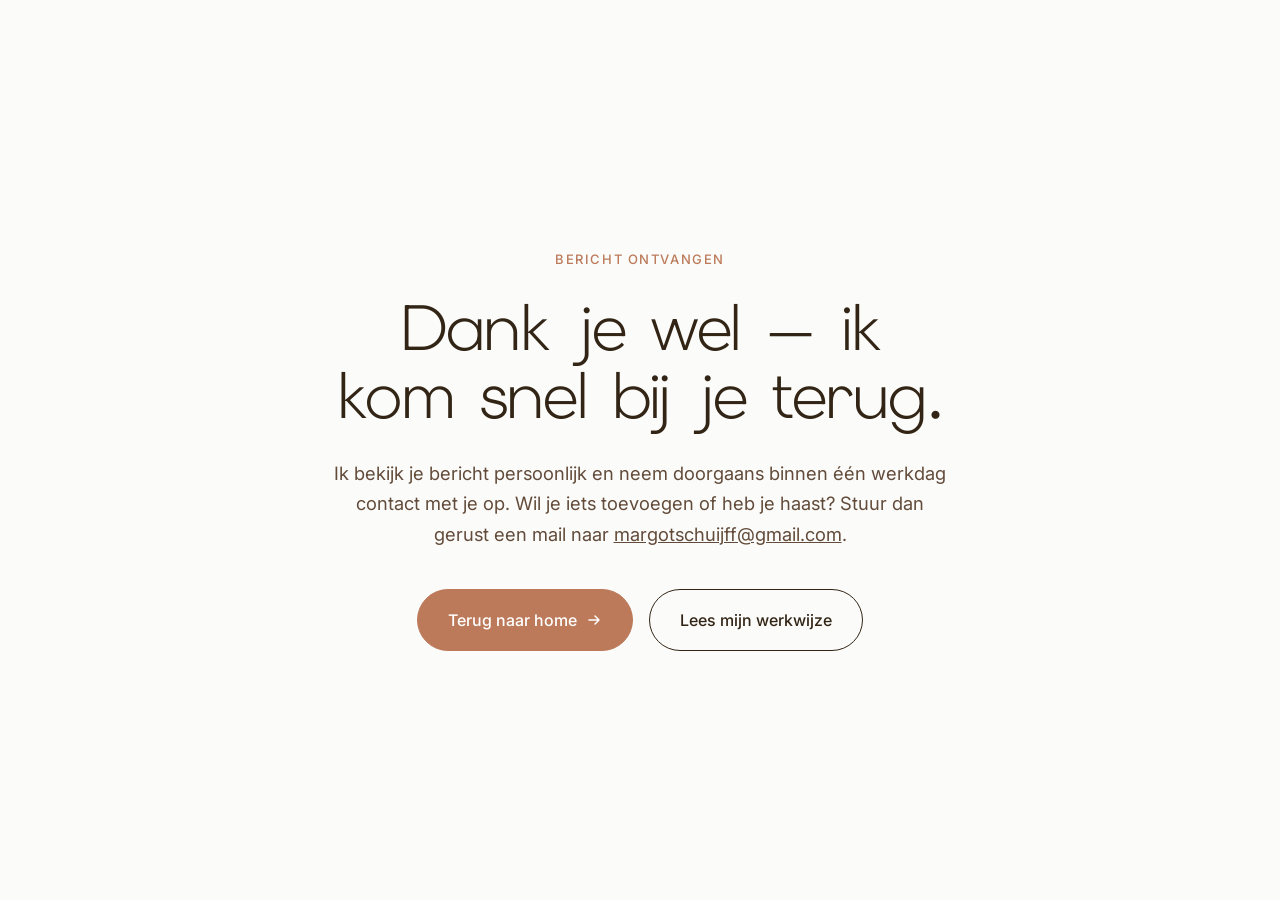
<file: bedankt.html>
<!doctype html>
<html lang="nl">
  <head>
    <meta charset="utf-8" />
    <meta name="viewport" content="width=device-width, initial-scale=1" />
    <meta name="color-scheme" content="light" />
    <title>Bedankt voor je bericht — Margot Schuijff</title>
    <meta name="description" content="Bedankt voor je bericht. Margot Schuijff neemt zo snel mogelijk contact met je op." />

    <link rel="preconnect" href="https://fonts.googleapis.com" />
    <link rel="preconnect" href="https://fonts.gstatic.com" crossorigin />
    <link
      href="https://fonts.googleapis.com/css2?family=Elms+Sans:wght@100..900&family=Inter:wght@400;500;600&display=swap"
      rel="stylesheet"
    />

    <link rel="icon" type="image/png" href="./media/logo.png" />
    <link rel="canonical" href="https://www.schuijffrecruitmentenadvies.nl/bedankt" />
    <meta name="robots" content="noindex,follow" />

    <link rel="stylesheet" href="./styles.css?v=76" />

    <style>
      .thanks {
        min-height: 100vh;
        display: flex;
        flex-direction: column;
        align-items: center;
        justify-content: center;
        background: var(--paper);
        color: var(--ink);
        padding: clamp(48px, 10vw, 96px) clamp(20px, 7vw, 96px);
        text-align: center;
      }
      .thanks__inner { max-width: 620px; }
      .thanks__kicker {
        font-family: var(--font-sans);
        font-size: 13px;
        font-weight: 500;
        letter-spacing: 0.12em;
        text-transform: uppercase;
        color: var(--accent, #a8453a);
        margin: 0 0 24px;
      }
      .thanks__title {
        font-family: var(--font-serif);
        font-weight: 300;
        font-size: clamp(2.2rem, 6vw, 4rem);
        line-height: 1.06;
        letter-spacing: -0.022em;
        margin: 0 0 28px;
        text-wrap: balance;
      }
      .thanks__body {
        font-family: var(--font-sans);
        font-size: clamp(1rem, 2.2vw, 1.15rem);
        line-height: 1.65;
        color: var(--ink-soft);
        margin: 0 0 40px;
      }
      .thanks__actions {
        display: flex;
        gap: 16px;
        justify-content: center;
        flex-wrap: wrap;
      }
    </style>
  </head>
  <body class="page-detail">
    <main class="thanks">
      <div class="thanks__inner">
        <p class="thanks__kicker">Bericht ontvangen</p>
        <h1 class="thanks__title">Dank je wel — ik kom snel bij je terug.</h1>
        <p class="thanks__body">
          Ik bekijk je bericht persoonlijk en neem doorgaans binnen één werkdag contact met je op.
          Wil je iets toevoegen of heb je haast? Stuur dan gerust een mail naar
          <a href="mailto:margotschuijff@gmail.com">margotschuijff@gmail.com</a>.
        </p>
        <div class="thanks__actions">
          <a class="btn btn--primary btn--lg" href="./">
            <span>Terug naar home</span>
            <svg viewBox="0 0 16 16" aria-hidden="true">
              <path d="M3 8h10M9 4l4 4-4 4" fill="none" stroke="currentColor" stroke-width="1.5" stroke-linecap="round" stroke-linejoin="round" />
            </svg>
          </a>
          <a class="btn btn--ghost btn--lg" href="./werkwijze">
            <span>Lees mijn werkwijze</span>
          </a>
        </div>
      </div>
    </main>

    <script src="./analytics.js?v=1" defer></script>
  </body>
</html>
</file>
<file: styles.css>
/* =================================================================
   Schuijff Recruitment & Advies — scrollytelling site
   Brand palette per huisstijlhandboek 2025:
   • Schuijff zwart #322516 · Schuijff wit #FBFBF9
   • Secundair: oranje #BC7A5A · bruin #624B3A · beige #D4C5B2
     · licht beige #EAE3D5 · roze #D6A795 · geel #EAD4AE · groen #BFBDA3
   ================================================================= */

:root {
  /* --- Schuijff brand: wit / beige / bruin / zwart --- */
  --paper:        #FBFBF9;  /* Schuijff wit */
  --paper-2:      #EAE3D5;  /* Schuijff licht beige */
  --paper-3:      #D4C5B2;  /* Schuijff beige */
  --ink:          #322516;  /* Schuijff zwart (donkerbruin) */
  --ink-soft:     #624B3A;  /* Schuijff bruin */
  --ink-faint:    #8c8275;
  --line:         rgba(50, 37, 22, 0.14);

  /* --- dark chapters (Schuijff zwart) --- */
  --espresso:     #322516;
  --on-dark:      #FBFBF9;
  --on-dark-soft: #EAE3D5;
  --line-dark:    rgba(251, 251, 249, 0.16);

  /* --- accent: Schuijff oranje (warm caramel) --- */
  --accent:       #BC7A5A;  /* Schuijff oranje */
  --accent-deep:  #9c5d3f;  /* iets dieper voor hover */
  --accent-soft:  #D6A795;  /* Schuijff roze (lichte variant) */

  /* --- Schuijff support-tinten (voor toekomstige variatie) --- */
  --schuijff-roze:        #D6A795;
  --schuijff-oranje:      #BC7A5A;
  --schuijff-bruin:       #624B3A;
  --schuijff-beige:       #D4C5B2;
  --schuijff-licht-beige: #EAE3D5;
  --schuijff-geel:        #EAD4AE;
  --schuijff-groen:       #BFBDA3;

  /* Titel-font: Elms Sans (Google Fonts, fijn en luchtig).
     Eén weight beschikbaar, italics via oblique-slant fallback. */
  --font-serif: "Elms Sans", -apple-system, BlinkMacSystemFont, "Inter", "Segoe UI", sans-serif;
  --font-sans:  "Inter", -apple-system, BlinkMacSystemFont, "Segoe UI", sans-serif;

  --ease:   cubic-bezier(0.22, 0.61, 0.36, 1);
  --shell:  min(1180px, 90vw);
}

/* ---------------- reset ---------------- */
*, *::before, *::after { box-sizing: border-box; margin: 0; padding: 0; }

html { scroll-behavior: smooth; -webkit-text-size-adjust: 100%; }
html.lenis, html.lenis body { height: auto; }
.lenis.lenis-smooth { scroll-behavior: auto; }
.lenis.lenis-smooth [data-lenis-prevent] { overscroll-behavior: contain; }

body {
  background: var(--paper);
  color: var(--ink);
  font-family: var(--font-sans);
  font-size: 17px;
  line-height: 1.65;
  -webkit-font-smoothing: antialiased;
  text-rendering: optimizeLegibility;
  overflow-x: hidden;
}

img, svg { display: block; max-width: 100%; }
a { color: inherit; }

::selection { background: var(--accent); color: #fff; }

:focus-visible {
  outline: 2px solid var(--accent);
  outline-offset: 3px;
  border-radius: 3px;
}

/* ---------------- film grain ---------------- */
.grain {
  position: fixed;
  inset: 0;
  z-index: 200;
  pointer-events: none;
  opacity: 0.4;
  mix-blend-mode: overlay;
  background-image: url("data:image/svg+xml;utf8,<svg xmlns='http://www.w3.org/2000/svg' width='140' height='140'><filter id='n'><feTurbulence type='fractalNoise' baseFrequency='0.85' numOctaves='2' stitchTiles='stitch'/></filter><rect width='100%25' height='100%25' filter='url(%23n)' opacity='0.5'/></svg>");
}

/* ---------------- scroll progress bar ---------------- */
.scroll-progress {
  position: fixed;
  top: 0; left: 0; right: 0;
  height: 3px;
  z-index: 150;
  pointer-events: none;
}
.scroll-progress span {
  display: block;
  height: 100%;
  width: var(--sp, 0%);
  background: var(--accent);
  transition: width 0.1s linear;
}

/* ---------------- skip link ---------------- */
.skip-link {
  position: fixed;
  top: 12px; left: 50%;
  transform: translate(-50%, -150%);
  z-index: 300;
  background: var(--ink);
  color: var(--paper);
  padding: 10px 18px;
  border-radius: 999px;
  font-size: 14px;
  font-weight: 500;
  text-decoration: none;
  transition: transform 0.2s var(--ease);
}
.skip-link:focus-visible { transform: translate(-50%, 0); }

/* =================================================================
   DOCK (header)
   ================================================================= */
.dock {
  position: fixed;
  top: 0; left: 0; right: 0;
  z-index: 120;
  display: flex;
  align-items: center;
  justify-content: space-between;
  gap: 24px;
  padding: 18px clamp(20px, 5vw, 56px);
  color: var(--ink);
  transition: color 0.3s var(--ease);
}
.dock::before {
  content: "";
  position: absolute;
  inset: 0;
  background: linear-gradient(var(--paper), rgba(244, 239, 230, 0));
  opacity: var(--dock-veil, 0);
  transition: opacity 0.3s var(--ease);
  pointer-events: none;
  z-index: -1;
}
.dock--dark { color: var(--on-dark); }

.dock__brand {
  display: flex;
  align-items: center;
  gap: 12px;
  text-decoration: none;
  font-family: var(--font-serif);
  font-size: 19px;
  font-weight: 500;
  letter-spacing: -0.01em;
}
.dock__logo {
  width: 32px;
  height: 32px;
  flex: none;
  display: block;
  transition: filter 0.3s var(--ease);
}
.dock--dark .dock__logo { filter: invert(1) brightness(1.05); }

/* Horizontale brand-lockup (icoon + "Schuijff" + "Recruitment & Advies").
   Aspectratio ±3.5:1, dus bij hoogte 38px → ~133px breed. */
.dock__logo--lockup {
  width: auto;
  height: 38px;
}
@media (max-width: 720px) {
  .dock__logo--lockup { height: 32px; }
}
@media (max-width: 480px) {
  .dock__logo--lockup { height: 28px; }
}
.dock__nav {
  display: flex;
  gap: 30px;
}
.dock__nav a {
  position: relative;
  text-decoration: none;
  font-size: 15px;
  font-weight: 500;
  padding: 6px 0;
  opacity: 0.85;
  transition: opacity 0.15s var(--ease);
}
.dock__nav a::after {
  content: "";
  position: absolute;
  left: 0; bottom: 0;
  width: 100%; height: 1.5px;
  background: var(--accent);
  transform: scaleX(0);
  transform-origin: left;
  transition: transform 0.2s var(--ease);
}
.dock__nav a:hover { opacity: 1; }
.dock__nav a:hover::after { transform: scaleX(1); }
.dock__nav a[aria-current="page"] {
  opacity: 1;
  color: var(--accent);
}
.dock__nav a[aria-current="page"]::after {
  transform: scaleX(1);
}
.dock--dark .dock__nav a[aria-current="page"] {
  color: var(--on-dark);
}

/* =================================================================
   MOBILE MENU — hamburger + fullscreen overlay
   ================================================================= */
.dock__menu-btn {
  display: none;
  position: relative;
  width: 46px;
  height: 46px;
  padding: 0;
  background: transparent;
  border: 1px solid var(--line);
  border-radius: 999px;
  cursor: pointer;
  color: inherit;
  transition: background 0.2s var(--ease), border-color 0.2s var(--ease);
}
.dock--dark .dock__menu-btn {
  border-color: rgba(243, 236, 224, 0.28);
}
.dock__menu-btn:hover {
  background: rgba(31, 26, 20, 0.06);
}
.dock--dark .dock__menu-btn:hover {
  background: rgba(243, 236, 224, 0.08);
}
.dock__menu-icon {
  position: absolute;
  inset: 0;
  margin: auto;
  width: 18px;
  height: 18px;
  color: currentColor;
  transition: opacity 0.2s var(--ease), transform 0.25s var(--ease);
}
.dock__menu-icon--close {
  opacity: 0;
  transform: rotate(-90deg) scale(0.8);
}
body.menu-open .dock__menu-icon--open {
  opacity: 0;
  transform: rotate(90deg) scale(0.8);
}
body.menu-open .dock__menu-icon--close {
  opacity: 1;
  transform: none;
}

.menu-overlay {
  position: fixed;
  inset: 0;
  z-index: 110;
  background: linear-gradient(168deg, #f4efe6 0%, #ece1cc 100%);
  display: flex;
  flex-direction: column;
  padding: 96px 28px 40px;
  opacity: 0;
  pointer-events: none;
  transform: translateY(-6px);
  transition: opacity 0.35s var(--ease), transform 0.35s var(--ease);
}
.menu-overlay.is-open {
  opacity: 1;
  pointer-events: auto;
  transform: none;
}
.menu-overlay__close {
  display: none;
}
.menu-overlay__nav {
  display: flex;
  flex-direction: column;
  gap: 8px;
  margin-top: auto;
  margin-bottom: auto;
}
.menu-overlay__nav a {
  font-family: var(--font-serif);
  font-weight: 300;
  font-size: clamp(2rem, 9vw, 3.4rem);
  line-height: 1.05;
  letter-spacing: -0.02em;
  color: var(--ink);
  text-decoration: none;
  padding: 6px 0;
  opacity: 0;
  transform: translateY(14px);
  transition: opacity 0.5s var(--ease), transform 0.5s var(--ease), color 0.15s var(--ease);
}
.menu-overlay__nav a:hover { color: var(--accent-deep, var(--accent)); }
.menu-overlay__nav a[aria-current="page"] {
  color: var(--accent);
  font-style: italic;
}
.menu-overlay__nav a[aria-current="page"]::before {
  content: "";
  display: inline-block;
  width: 22px;
  height: 1.5px;
  background: var(--accent);
  vertical-align: middle;
  margin-right: 12px;
  transform: translateY(-4px);
}
.menu-overlay.is-open .menu-overlay__nav a {
  opacity: 1;
  transform: none;
}
.menu-overlay.is-open .menu-overlay__nav a:nth-child(1) { transition-delay: 0.08s; }
.menu-overlay.is-open .menu-overlay__nav a:nth-child(2) { transition-delay: 0.16s; }
.menu-overlay.is-open .menu-overlay__nav a:nth-child(3) { transition-delay: 0.24s; }
.menu-overlay.is-open .menu-overlay__nav a:nth-child(4) { transition-delay: 0.32s; }
.menu-overlay.is-open .menu-overlay__nav a:nth-child(5) { transition-delay: 0.40s; }

.menu-overlay__foot {
  border-top: 1px solid var(--line);
  padding-top: 22px;
  display: flex;
  flex-direction: column;
  gap: 14px;
  opacity: 0;
  transform: translateY(10px);
  transition: opacity 0.5s var(--ease) 0.42s, transform 0.5s var(--ease) 0.42s;
}
.menu-overlay.is-open .menu-overlay__foot {
  opacity: 1;
  transform: none;
}
.menu-overlay__cta {
  align-self: flex-start;
}
.menu-overlay__contact {
  font-size: 0.92rem;
  color: var(--ink-soft);
  line-height: 1.6;
}
.menu-overlay__contact a {
  color: var(--ink);
  text-decoration: none;
  border-bottom: 1px solid var(--line);
}
body.menu-open {
  overflow: hidden;
}
/* Als het menu open is, forceer de dock altijd naar donker-op-licht,
   ongeacht welke sectie eronder zit; anders verdwijnen logo en close
   in de beige overlay. */
body.menu-open .dock {
  color: var(--ink) !important;
}
body.menu-open .dock::before {
  opacity: 0 !important;
}
body.menu-open .dock__logo {
  filter: none !important;
}
body.menu-open .dock__menu-btn {
  border-color: var(--line) !important;
}

/* =================================================================
   BUTTONS + LINKS
   ================================================================= */
.btn {
  display: inline-flex;
  align-items: center;
  gap: 9px;
  padding: 13px 22px;
  min-height: 46px;
  border-radius: 999px;
  border: 1.5px solid transparent;
  font-family: var(--font-sans);
  font-size: 15px;
  font-weight: 500;
  text-decoration: none;
  cursor: pointer;
  white-space: nowrap;
  transition: background 0.15s var(--ease), color 0.15s var(--ease),
              border-color 0.15s var(--ease), transform 0.12s var(--ease);
}
.btn svg { width: 16px; height: 16px; flex: none; }
.btn:active { transform: scale(0.97); }

.btn--primary {
  background: var(--accent);
  color: #fff;
  border-color: var(--accent);
}
.btn--primary:hover { background: var(--accent-deep); border-color: var(--accent-deep); }

.btn--ghost {
  background: transparent;
  color: currentColor;
  border-color: currentColor;
}
.btn--ghost:hover { background: currentColor; }
.btn--ghost:hover span,
.btn--ghost:hover svg { color: var(--paper); }
.cap--dark .btn--ghost:hover span,
.cap--dark .btn--ghost:hover svg { color: var(--espresso); }

.btn--lg {
  padding: 17px 30px;
  min-height: 56px;
  font-size: 16px;
}

/* =================================================================
   SHARED TYPE
   ================================================================= */
.eyebrow {
  font-size: 13px;
  font-weight: 600;
  letter-spacing: 0.14em;
  text-transform: uppercase;
  color: var(--accent-deep);
}
.eyebrow--accent { color: var(--accent); }
.cap--dark .eyebrow { color: var(--accent-soft); }

.display {
  font-family: var(--font-serif);
  font-weight: 300;
  font-size: clamp(2.7rem, 7.2vw, 5.6rem);
  line-height: 1.04;
  letter-spacing: -0.025em;
}
.display em {
  font-style: italic;
  font-weight: 400;
  color: var(--accent-deep);
}

/* =================================================================
   STAGE — sticky scrollytelling
   ================================================================= */
.stage { position: relative; }
.stage__track {
  position: relative;
  height: calc(var(--ch-count, 6) * 100vh);
  height: calc(var(--ch-count, 6) * 100dvh);
}
.stage__pin {
  position: sticky;
  top: 0;
  height: 100vh;
  height: 100dvh;
  overflow: hidden;
}

/* --- color washes (the "video" layer) --- */
.stage__washes { position: absolute; inset: 0; }
.wash {
  position: absolute;
  inset: 0;
  opacity: 0;
  transform: scale(1.06);
  transition: opacity 1s var(--ease), transform 1.4s var(--ease);
}
.wash.is-active { opacity: 1; transform: scale(1); }

/* Wash kleuren — Schuijff palette, 12 chapters
   Pattern: D D D D D D D L L D L D (ch4-6 same dark wash = "1 sectie gevoel") */

/* ch0 HERO — espresso dark */
.wash[data-ch="0"] {
  background:
    radial-gradient(120% 110% at 75% 12%, #4a3622 0%, rgba(74, 54, 34, 0) 60%),
    linear-gradient(165deg, #322516 0%, #1a0f08 100%);
}
/* ch1 KLANTLOGO'S — dark espresso */
.wash[data-ch="1"] {
  background:
    radial-gradient(120% 95% at 20% 15%, #7c5238 0%, rgba(124, 82, 56, 0) 60%),
    linear-gradient(160deg, #4a3622 0%, #2a1d12 100%);
}
/* ch2 UITDAGINGEN — dark brown */
.wash[data-ch="2"] {
  background:
    radial-gradient(120% 95% at 80% 85%, #7c5238 0%, rgba(124, 82, 56, 0) 60%),
    linear-gradient(155deg, #4a3622 0%, #2a1d12 100%);
}
/* ch3 AANBOD — espresso deepest */
.wash[data-ch="3"] {
  background:
    radial-gradient(115% 90% at 80% 85%, #5a3a26 0%, rgba(90, 58, 38, 0) 60%),
    linear-gradient(160deg, #322516 0%, #1a0f08 100%);
}
/* ch4-6 REFERENTIES (3 reviews, zelfde wash voor 1-sectie-gevoel) */
.wash[data-ch="4"],
.wash[data-ch="5"],
.wash[data-ch="6"] {
  background:
    radial-gradient(125% 100% at 70% 18%, #5a3a26 0%, rgba(90, 58, 38, 0) 62%),
    linear-gradient(165deg, #2a1d12 0%, #150f08 100%);
}
/* ch7 OVER MARGOT — paper licht beige */
.wash[data-ch="7"] {
  background:
    radial-gradient(125% 95% at 18% 12%, #FBFBF9 0%, rgba(251, 251, 249, 0) 55%),
    linear-gradient(160deg, #FBFBF9 0%, #EAE3D5 100%);
}
/* ch8 VETTE QUOTE — cream → schuijff roze accent */
.wash[data-ch="8"] {
  background:
    radial-gradient(130% 100% at 50% 50%, #D6A795 0%, rgba(214, 167, 149, 0) 55%),
    linear-gradient(160deg, #EAE3D5 0%, #D6A795 100%);
}
/* ch9 WERKWIJZE — dark espresso */
.wash[data-ch="9"] {
  background:
    radial-gradient(115% 90% at 80% 85%, #5a3a26 0%, rgba(90, 58, 38, 0) 60%),
    linear-gradient(160deg, #322516 0%, #1a0f08 100%);
}
/* ch10 FAQ — light cream */
.wash[data-ch="10"] {
  background:
    radial-gradient(120% 100% at 82% 88%, #FBFBF9 0%, rgba(251, 251, 249, 0) 60%),
    linear-gradient(160deg, #FBFBF9 0%, #EAE3D5 100%);
}
/* ch11 CLOSER — final espresso */
.wash[data-ch="11"] {
  background:
    radial-gradient(120% 110% at 75% 12%, #4a3622 0%, rgba(74, 54, 34, 0) 60%),
    linear-gradient(165deg, #322516 0%, #150f08 100%);
}

/* --- stage progress + counter --- */
.stage__progress {
  position: absolute;
  left: 0; bottom: 0;
  width: 100%; height: 2px;
  background: rgba(128, 110, 90, 0.22);
  z-index: 6;
}
.stage__progress span {
  display: block;
  height: 100%;
  width: var(--p, 0%);
  background: var(--accent);
}
.stage__count {
  position: absolute;
  right: clamp(20px, 5vw, 56px);
  bottom: 34px;
  z-index: 6;
  display: flex;
  align-items: baseline;
  gap: 7px;
  font-family: var(--font-serif);
  color: var(--ink);
  transition: color 0.4s var(--ease);
}
.stage__count span { font-size: 30px; font-weight: 500; }
.stage__count i {
  font-family: var(--font-sans);
  font-size: 13px;
  font-style: normal;
  letter-spacing: 0.08em;
  opacity: 0.6;
}
.stage[data-tone="dark"] .stage__count { color: var(--on-dark); }

/* --- captions --- */
.stage__captions { position: absolute; inset: 0; z-index: 4; }
.cap {
  position: absolute;
  inset: 0;
  display: flex;
  align-items: center;
  padding: 96px clamp(20px, 7vw, 96px) 120px;
  opacity: 0;
  visibility: hidden;
  transition: opacity 0.7s var(--ease), visibility 0s linear 0.7s;
}
.cap.is-active {
  opacity: 1;
  visibility: visible;
  transition: opacity 0.8s var(--ease), visibility 0s;
}
.cap--light { color: var(--ink); }
.cap--dark  { color: var(--on-dark); }

.cap--hero  { justify-content: flex-start; text-align: left; }
.cap--left  { justify-content: flex-start; }
.cap--right { justify-content: flex-end; }

/* giant ghost word behind the card */
.cap__ghost {
  position: absolute;
  left: 50%;
  top: 50%;
  transform: translate(-50%, calc(-50% + var(--py, 0px)));
  font-family: var(--font-serif);
  font-style: italic;
  font-weight: 300;
  font-size: clamp(5rem, 22vw, 19rem);
  line-height: 0.9;
  white-space: nowrap;
  letter-spacing: -0.03em;
  color: transparent;
  -webkit-text-stroke: 1.4px currentColor;
  opacity: 0.13;
  pointer-events: none;
  user-select: none;
  z-index: 1;
}

.cap__card {
  position: relative;
  z-index: 2;
  width: 100%;
  max-width: 620px;
  transform: translateY(var(--drift, 0px));
}

.cap__kicker {
  font-family: var(--font-sans);
  font-size: 13px;
  font-weight: 600;
  letter-spacing: 0.13em;
  text-transform: uppercase;
  color: var(--accent-deep);
  margin-bottom: 22px;
}
.cap--dark .cap__kicker { color: var(--accent-soft); }

.cap__title {
  font-family: var(--font-serif);
  font-weight: 300;
  font-size: clamp(2.1rem, 5.2vw, 4rem);
  line-height: 1.08;
  letter-spacing: -0.022em;
  margin-bottom: 24px;
  text-wrap: balance;
}
/* gepulde quote-variant: italic serif, iets kleiner zodat een
   langere quote zonder afbreken in één frame past */
.cap__title--quote {
  font-style: italic;
  font-weight: 500;
  font-size: clamp(1.7rem, 4vw, 2.9rem);
  line-height: 1.2;
  color: var(--accent-deep);
}
.cap__body {
  font-size: clamp(1.05rem, 1.5vw, 1.28rem);
  line-height: 1.62;
  max-width: 38ch;
  color: var(--ink-soft);
}
.cap--dark .cap__body {
  color: var(--on-dark-soft);
  text-shadow: 0 1px 2px rgba(0, 0, 0, 0.35);
}
.cap--dark .hero__lede {
  text-shadow: 0 1px 2px rgba(0, 0, 0, 0.35);
}
.cap--dark .about__body p {
  color: var(--on-dark-soft);
  text-shadow: 0 1px 2px rgba(0, 0, 0, 0.35);
}
.cap--dark .service-card__body {
  text-shadow: 0 1px 2px rgba(0, 0, 0, 0.2);
}

/* =================================================================
   PRODUCT/SERVICE/STEP CARDS — gebruikt in CH03 (diensten) en
   CH04 (werkwijze). Frosted-dark op de video-achtergrond.
   ================================================================= */
.cap__services-wrap {
  display: flex;
  flex-direction: column;
  gap: clamp(32px, 4vw, 56px);
  width: 100%;
}
.cap__services-wrap--wide { max-width: 1240px; }
.cap__services-head {
  text-align: center;
  max-width: 640px;
  margin: 0 auto;
}
.cap__services-head .cap__title { margin-bottom: 0; }
.cap__services-head .cap__kicker { margin-bottom: 14px; }

.cap__services-grid {
  display: grid;
  grid-template-columns: repeat(3, 1fr);
  gap: 18px;
}
.cap__steps-grid {
  display: grid;
  grid-template-columns: repeat(4, 1fr);
  gap: 14px;
}

.service-card {
  position: relative;
  background: rgba(20, 14, 7, 0.45);
  -webkit-backdrop-filter: blur(14px) saturate(120%);
  backdrop-filter: blur(14px) saturate(120%);
  border: 1px solid rgba(243, 236, 224, 0.12);
  border-radius: 14px;
  padding: 28px 26px 56px;
  display: flex;
  flex-direction: column;
  gap: 10px;
  text-decoration: none;
  color: inherit;
  transition: transform 0.25s var(--ease),
              border-color 0.25s var(--ease),
              background 0.25s var(--ease);
}
.service-card:hover {
  transform: translateY(-4px);
  border-color: rgba(243, 236, 224, 0.24);
  background: rgba(20, 14, 7, 0.55);
}
.service-card--step { padding: 24px 20px; gap: 8px; }

/* Pijl rechtsonder, alleen op klikbare cards (a-element) */
a.service-card::after {
  content: "";
  position: absolute;
  right: 22px;
  bottom: 20px;
  width: 22px;
  height: 22px;
  background-image: url("data:image/svg+xml;utf8,<svg xmlns='http://www.w3.org/2000/svg' viewBox='0 0 24 24' fill='none' stroke='%23a8453a' stroke-width='1.6' stroke-linecap='round' stroke-linejoin='round'><path d='M5 12h14M13 5l7 7-7 7'/></svg>");
  background-repeat: no-repeat;
  background-position: center;
  background-size: contain;
  opacity: 0.7;
  transition: opacity 0.2s var(--ease), transform 0.2s var(--ease);
}
a.service-card:hover::after { opacity: 1; transform: translateX(4px); }
a.service-card:focus-visible {
  outline: 2px solid var(--accent);
  outline-offset: 2px;
}

.service-card__num {
  font-family: var(--font-serif);
  font-size: 0.95rem;
  letter-spacing: 0;
  color: var(--accent);
  margin: 0 0 2px;
}
.service-card__title {
  font-family: var(--font-serif);
  font-weight: 300;
  font-size: clamp(1.2rem, 1.6vw, 1.5rem);
  line-height: 1.18;
  letter-spacing: -0.01em;
  margin: 0;
  color: var(--on-dark);
}
.service-card--step .service-card__title {
  font-size: clamp(1.05rem, 1.35vw, 1.25rem);
}
.service-card__body {
  font-size: 0.95rem;
  line-height: 1.5;
  color: var(--on-dark-soft);
  margin: 0;
}
.service-card--step .service-card__body { font-size: 0.88rem; }

/* Lichte variant voor mogelijk later op cream-hoofdstukken */
.cap--light .service-card {
  background: rgba(247, 242, 233, 0.78);
  border-color: rgba(31, 26, 20, 0.08);
}
.cap--light .service-card .service-card__title { color: var(--ink); }
.cap--light .service-card .service-card__body { color: var(--ink-soft); }

/* Fallback voor browsers zonder backdrop-filter */
@supports not ((backdrop-filter: blur(1px)) or (-webkit-backdrop-filter: blur(1px))) {
  .service-card { background: rgba(20, 14, 7, 0.78); }
  .cap--light .service-card { background: rgba(247, 242, 233, 0.95); }
}

/* Responsief: tablet en mobiel */
@media (max-width: 1100px) {
  .cap__steps-grid { grid-template-columns: repeat(2, 1fr); }
}
@media (max-width: 820px) {
  .cap__services-grid { grid-template-columns: 1fr; gap: 12px; }
  .cap__steps-grid { grid-template-columns: repeat(2, 1fr); gap: 12px; }
  .cap__services-head { text-align: left; margin: 0; }
  .service-card { padding: 22px 22px; }
}
@media (max-width: 1100px) {
  /* 3-diensten-grid wordt swipe-scrollable op tablet + mobiel, op ELKE pagina
     (homepage ch3 én voor-bedrijven ch2). */
  .cap__services-grid {
    display: flex;
    flex-direction: row;
    grid-template-columns: none;
    overflow-x: auto;
    overflow-y: visible;
    scroll-snap-type: x mandatory;
    -webkit-overflow-scrolling: touch;
    gap: 14px;
    margin: 0 -24px;
    padding: 6px 24px 22px;
    cursor: grab;
    scrollbar-width: thin;
    scrollbar-color: var(--accent) transparent;
  }
  .cap__services-grid.is-grabbing {
    cursor: grabbing;
    scroll-snap-type: none;
  }
  .cap__services-grid::-webkit-scrollbar { height: 4px; }
  .cap__services-grid::-webkit-scrollbar-track {
    background: rgba(243, 236, 224, 0.12);
    border-radius: 4px;
  }
  .cap__services-grid::-webkit-scrollbar-thumb {
    background: var(--accent);
    border-radius: 4px;
  }
  @media (hover: none) {
    .cap__services-grid { scrollbar-width: none; }
    .cap__services-grid::-webkit-scrollbar { display: none; }
  }
  .cap__services-grid > .service-card {
    flex: 0 0 min(78%, 360px);
    scroll-snap-align: start;
  }
  .cap__services-grid > .service-card:last-child {
    margin-right: 8px;
  }
}
@media (max-width: 520px) {
  .cap__services-grid > .service-card { flex: 0 0 82%; }
}

/* --- hero caption (left-aligned, ruimte voor de video aan rechterkant) --- */
.cap__card.hero { max-width: 660px; width: 100%; }
.hero .eyebrow { margin-bottom: 26px; }
/* display in hero-context iets compacter zodat 'Strategisch partner'
   netjes op één regel past en geen losse stop-woorden krijgt */
.hero .display {
  font-size: clamp(2.4rem, 5.6vw, 4.6rem);
  line-height: 1.04;
  margin-bottom: 30px;
}
.hero__lede {
  font-size: clamp(1.1rem, 1.7vw, 1.4rem);
  line-height: 1.55;
  color: var(--ink-soft);
  max-width: 32ch;
  margin: 0 0 38px;
}
.cap--dark .hero__lede { color: var(--on-dark-soft); }
.hero__actions {
  display: flex;
  gap: 14px;
  justify-content: flex-start;
  flex-wrap: wrap;
}

/* --- video backgrounds (per chapter) --- */
.cap__video {
  position: absolute;
  inset: 0;
  z-index: 0;
  overflow: hidden;
  background-color: #e9e2d4;
  background-position: center;
  background-size: cover;
  background-repeat: no-repeat;
}
.cap__video video {
  width: 100%;
  height: 100%;
  object-fit: cover;
  object-position: 50% 50%;
}
.cap__video--hero video { object-position: 50% 38%; }
/* geen overlay, geen card-bg: video staat puur als achtergrond */

/* Donkere overlay voor alle hoofdstukken met een video-achtergrond,
   zodat de witte typografie overal genoeg contrast houdt. */
.cap__video::after {
  content: "";
  position: absolute;
  inset: 0;
  background: linear-gradient(
    180deg,
    rgba(15, 10, 4, 0.62) 0%,
    rgba(15, 10, 4, 0.48) 32%,
    rgba(15, 10, 4, 0.48) 68%,
    rgba(15, 10, 4, 0.72) 100%
  );
}
/* Voor blokken met tekst over een video: een tweede, links-naar-rechts
   vignet zodat de tekstkant donkerder is dan de beeldkant. Alleen op
   panel/right/left varianten, niet op de hero. */
.cap--panel:not([data-ch="0"]) .cap__video::before,
.cap--right .cap__video::before,
.cap--dark.cap--panel:not([data-ch="0"]) .cap__video::before {
  content: "";
  position: absolute;
  inset: 0;
  z-index: 1;
  pointer-events: none;
  background: linear-gradient(
    90deg,
    rgba(15, 10, 4, 0.58) 0%,
    rgba(15, 10, 4, 0.35) 40%,
    rgba(15, 10, 4, 0) 70%
  );
}
/* hero op donker: oranje em-accent iets lichter zodat hij oplicht op de overlay */
.cap--dark[data-ch="0"] .display em { color: var(--accent); }
.cap--dark[data-ch="0"] .scroll-hint,
.cap--dark[data-ch="0"] .hero__lede { color: rgba(243, 236, 224, 0.92); }

.scroll-hint {
  position: absolute;
  left: clamp(20px, 7vw, 96px);
  bottom: 38px;
  display: flex;
  flex-direction: column;
  align-items: flex-start;
  gap: 12px;
  font-size: 12px;
  font-weight: 500;
  letter-spacing: 0.16em;
  text-transform: uppercase;
  color: var(--ink-faint);
}
.scroll-hint i {
  width: 1.5px;
  height: 46px;
  background: linear-gradient(var(--accent), rgba(181, 107, 74, 0));
  position: relative;
  overflow: hidden;
}
.scroll-hint i::after {
  content: "";
  position: absolute;
  inset: 0;
  background: var(--accent);
  animation: hintRun 2s var(--ease) infinite;
}
@keyframes hintRun {
  0%   { transform: translateY(-100%); }
  60%  { transform: translateY(100%); }
  100% { transform: translateY(100%); }
}

/* =================================================================
   STATIC FALLBACK — reduced motion: unpin, stack chapters
   ================================================================= */
.stage--static .stage__track { height: auto; }
.stage--static .stage__pin {
  position: static;
  height: auto;
  overflow: visible;
}
.stage--static .stage__washes,
.stage--static .stage__progress,
.stage--static .stage__count,
.stage--static .scroll-hint { display: none; }
.stage--static .stage__captions { position: static; }
.stage--static .cap {
  position: relative;
  inset: auto;
  opacity: 1;
  visibility: visible;
  min-height: 90vh;
}
/* Wash-gradiënten — Schuijff palette, matched aan nieuwe chapter-volgorde
   Pattern: D L D D L L L D L D */
.stage--static .cap[data-ch="0"] { background: linear-gradient(165deg, #322516, #1a0f08); }     /* hero */
.stage--static .cap[data-ch="1"] { background: linear-gradient(160deg, #4a3622, #2a1d12); }    /* klantlogos */
.stage--static .cap[data-ch="2"] { background: linear-gradient(155deg, #4a3622, #2a1d12); }    /* uitdagingen */
.stage--static .cap[data-ch="3"] { background: linear-gradient(160deg, #322516, #1a0f08); }    /* aanbod */
.stage--static .cap[data-ch="4"],
.stage--static .cap[data-ch="5"],
.stage--static .cap[data-ch="6"] { background: linear-gradient(165deg, #2a1d12, #150f08); }   /* reviews */
.stage--static .cap[data-ch="7"] { background: linear-gradient(160deg, #FBFBF9, #EAE3D5); }    /* over Margot */
.stage--static .cap[data-ch="8"] { background: linear-gradient(160deg, #EAE3D5, #D6A795); }    /* vette quote */
.stage--static .cap[data-ch="9"] { background: linear-gradient(160deg, #322516, #1a0f08); }    /* werkwijze */
.stage--static .cap[data-ch="10"] { background: linear-gradient(160deg, #FBFBF9, #EAE3D5); }   /* FAQ */
.stage--static .cap[data-ch="11"] { background: linear-gradient(165deg, #322516, #150f08); }   /* closer */

/* =================================================================
   PANEL CAPTIONS — Over Margot, Referenties, Slot live inside the
   stage now, so each must fit within one pinned 100vh viewport.
   ================================================================= */
.cap--panel  { justify-content: center; }
.cap--closer { justify-content: center; text-align: center; }

.cap__panel {
  position: relative;
  z-index: 2;
  width: 100%;
  max-width: 1080px;
  transform: translateY(var(--drift, 0px));
}

/* --- Over Margot --- */
.cap__about {
  display: grid;
  grid-template-columns: 0.64fr 1fr;
  gap: clamp(28px, 4.5vw, 64px);
  align-items: center;
}
.portrait {
  position: relative;
  aspect-ratio: 4 / 5;
  max-height: 66vh;
  width: 100%;
  margin: 0 auto;
  border-radius: 10px;
  overflow: hidden;
  background: rgba(255, 255, 255, 0.45);
}
.portrait__img { width: 100%; height: 100%; object-fit: cover; display: block; }

/* arch crop matches the source photo: rounded top, flat bottom.
   Container aspect mirrors the image so the arch curves line up
   and the white outside the arch falls beyond the clip. */
.portrait--arch {
  aspect-ratio: 1442 / 1600;
  max-height: 70vh;
  border-radius: 50% 50% 0 0 / 50% 50% 0 0;
  background: transparent;
}
.portrait--arch .portrait__img { object-position: 50% 50%; }
.portrait__ph {
  position: absolute;
  inset: 0;
  display: flex;
  flex-direction: column;
  align-items: center;
  justify-content: center;
  gap: 13px;
  border: 1.5px dashed var(--line);
  border-radius: 10px;
  color: var(--ink-faint);
}
.portrait__ph svg { width: 52px; height: 52px; }
.portrait__ph span {
  font-size: 13px;
  font-weight: 500;
  letter-spacing: 0.06em;
}

.about__title {
  font-family: var(--font-serif);
  font-weight: 300;
  font-size: clamp(1.5rem, 2.7vw, 2.3rem);
  line-height: 1.16;
  letter-spacing: -0.02em;
  margin: 14px 0 18px;
}
.about__body p {
  font-size: clamp(0.92rem, 1.05vw, 1rem);
  line-height: 1.58;
  color: var(--ink-soft);
  margin-bottom: 12px;
}
.about__body p:last-child { margin-bottom: 0; }

.pull-quote {
  margin-top: 22px;
  padding-left: 20px;
  border-left: 2.5px solid var(--accent);
  font-family: var(--font-serif);
  font-style: italic;
  font-weight: 300;
  font-size: clamp(1.05rem, 1.7vw, 1.35rem);
  line-height: 1.38;
  letter-spacing: -0.01em;
  color: var(--ink);
}
/* lead-variant: gebruikt op chapter 07 in plaats van een h2-titel,
   zodat de quote zelf het zwaartepunt van het tweede over-blok is */
.pull-quote--lead {
  margin: 14px 0 20px;
  padding-left: 18px;
  font-size: clamp(1.35rem, 2.4vw, 1.95rem);
  line-height: 1.24;
  color: var(--accent-deep);
}

/* --- Referenties --- */
.quotes__head {
  max-width: 660px;
  margin: 0 auto clamp(22px, 3.5vw, 42px);
  text-align: center;
}
.quotes__title {
  font-family: var(--font-serif);
  font-weight: 300;
  font-size: clamp(1.6rem, 3vw, 2.6rem);
  line-height: 1.14;
  letter-spacing: -0.022em;
  margin-top: 12px;
}
.quotes__grid {
  display: grid;
  grid-template-columns: repeat(3, 1fr);
  gap: 18px;
}
.quote-card {
  display: flex;
  flex-direction: column;
  gap: 12px;
  padding: 26px 24px;
  background: rgba(255, 255, 255, 0.66);
  border: 1px solid var(--line);
  border-radius: 12px;
  transition: transform 0.25s var(--ease), box-shadow 0.25s var(--ease);
}
.quote-card:hover {
  transform: translateY(-4px);
  box-shadow: 0 18px 40px -22px rgba(31, 26, 20, 0.4);
}
.quote-card__lead {
  font-family: var(--font-serif);
  font-style: italic;
  font-weight: 300;
  font-size: 1.16rem;
  line-height: 1.28;
  letter-spacing: -0.01em;
  color: var(--accent-deep);
}
.quote-card blockquote {
  font-size: 0.9rem;
  line-height: 1.55;
  color: var(--ink-soft);
  flex: 1;
}
.quote-card figcaption {
  display: flex;
  flex-direction: column;
  gap: 2px;
  padding-top: 13px;
  border-top: 1px solid var(--line);
}
.quote-card__name { font-weight: 600; font-size: 0.92rem; }
.quote-card__role { font-size: 0.8rem; color: var(--ink-faint); }

/* --- Slot / closing CTA --- */
.closer__inner { max-width: 940px; margin: 0 auto; }
.closer__inner .eyebrow { margin-bottom: 26px; }
.closer__line {
  font-family: var(--font-serif);
  font-weight: 300;
  font-size: clamp(1.7rem, 4vw, 3.1rem);
  line-height: 1.22;
  letter-spacing: -0.022em;
  margin-bottom: 38px;
}
.closer__line em {
  font-style: italic;
  font-weight: 400;
  color: var(--accent);
}

/* =================================================================
   FOOTER
   ================================================================= */
.foot {
  background: #140e07;
  color: var(--on-dark-soft);
  padding: clamp(56px, 8vw, 88px) 0 32px;
}
.foot__grid {
  width: var(--shell);
  margin: 0 auto;
  display: grid;
  grid-template-columns: 1.6fr 1.2fr 1fr 1fr;
  gap: 40px;
  padding-bottom: 48px;
  border-bottom: 1px solid var(--line-dark);
}
@media (max-width: 980px) {
  .foot__grid { grid-template-columns: 1fr 1fr; gap: 32px; }
}
.foot__brand { display: flex; flex-direction: column; gap: 18px; }
/* footer-variant: ietsje groter en in alle gevallen lichtgekleurd */
.dock__logo--ondark {
  width: 44px;
  height: 44px;
  align-self: flex-start;
  color: var(--on-dark);
  filter: invert(1) brightness(1.08);
}
.foot__tag { max-width: 34ch; font-size: 0.96rem; line-height: 1.55; }
.foot h3 {
  font-family: var(--font-sans);
  font-size: 12px;
  font-weight: 600;
  letter-spacing: 0.12em;
  text-transform: uppercase;
  color: var(--on-dark);
  margin-bottom: 16px;
}
.foot ul { list-style: none; display: flex; flex-direction: column; gap: 10px; }
.foot a { text-decoration: none; transition: color 0.15s var(--ease); }
.foot a:hover { color: var(--accent); }
.foot address { font-style: normal; line-height: 1.9; }
.foot__bar {
  width: var(--shell);
  margin: 28px auto 0;
  display: flex;
  justify-content: space-between;
  gap: 16px;
  flex-wrap: wrap;
  font-size: 0.84rem;
}
.foot__bar a { text-decoration: none; }
.foot__bar a:hover { color: var(--accent); }
.foot__powered {
  display: inline-flex;
  align-items: center;
  gap: 6px;
  letter-spacing: 0.02em;
  opacity: 0.78;
  transition: opacity 0.2s var(--ease), color 0.2s var(--ease);
}
.foot__powered strong {
  font-weight: 600;
  letter-spacing: 0.06em;
  color: var(--on-dark);
}
.foot__powered:hover { opacity: 1; }

/* Refs-progress is mobile-only; gehinden op desktop */
.refs-progress { display: none; }

/* =================================================================
   ENTRANCE REVEALS
   ================================================================= */
[data-reveal] {
  opacity: 0;
  transform: translateY(28px);
  transition: opacity 0.7s var(--ease), transform 0.7s var(--ease);
}
[data-reveal].is-in { opacity: 1; transform: none; }

[data-stagger] > * {
  opacity: 0;
  transform: translateY(24px);
  transition: opacity 0.6s var(--ease), transform 0.6s var(--ease);
}
[data-stagger].is-in > * { opacity: 1; transform: none; }
[data-stagger].is-in > *:nth-child(2) { transition-delay: 0.09s; }
[data-stagger].is-in > *:nth-child(3) { transition-delay: 0.18s; }
[data-stagger].is-in > *:nth-child(4) { transition-delay: 0.27s; }
[data-stagger].is-in > *:nth-child(5) { transition-delay: 0.36s; }
[data-stagger].is-in > *:nth-child(6) { transition-delay: 0.45s; }
[data-stagger].is-in > *:nth-child(7) { transition-delay: 0.54s; }
[data-stagger].is-in > *:nth-child(8) { transition-delay: 0.63s; }

/* =================================================================
   STAGE STAGGER — bij activatie van een hoofdstuk komt de inhoud
   in met een lichte translateY + opacity per element, in volgorde.
   Geeft de scroll-overgangen een dynamisch gevoel.
   ================================================================= */
.cap .cap__card > *,
.cap .about__text > *,
.cap .quotes__head > *,
.cap .quotes__grid > *,
.cap .cap__services-head > *,
.cap .cap__services-grid > *,
.cap .cap__steps-grid > *,
.cap .portrait,
.cap .scroll-hint {
  opacity: 0;
  transform: translateY(22px);
  transition: opacity 0.7s var(--ease), transform 0.7s var(--ease);
}
.cap.is-active .cap__card > *,
.cap.is-active .about__text > *,
.cap.is-active .quotes__head > *,
.cap.is-active .quotes__grid > *,
.cap.is-active .cap__services-head > *,
.cap.is-active .cap__services-grid > *,
.cap.is-active .cap__steps-grid > *,
.cap.is-active .portrait,
.cap.is-active .scroll-hint {
  opacity: 1;
  transform: none;
}

/* portret schaalt iets mee voor een ademende intro */
.cap .portrait { transform: translateY(22px) scale(0.97); }
.cap.is-active .portrait { transform: none; }

/* ghost word fade-in (transform blijft bij de parallax) */
.cap .cap__ghost { opacity: 0; transition: opacity 1.1s var(--ease) 0.35s; }
.cap.is-active .cap__ghost { opacity: 0.13; }

/* stagger-volgorde per chapter-type */
.cap.is-active .cap__card > *:nth-child(1),
.cap.is-active .about__text > *:nth-child(1),
.cap.is-active .quotes__head > *:nth-child(1),
.cap.is-active .cap__services-head > *:nth-child(1),
.cap.is-active .portrait,
.cap.is-active .quotes__grid > *:nth-child(1) { transition-delay: 0.18s; }
.cap.is-active .cap__card > *:nth-child(2),
.cap.is-active .about__text > *:nth-child(2),
.cap.is-active .quotes__head > *:nth-child(2),
.cap.is-active .cap__services-head > *:nth-child(2),
.cap.is-active .quotes__grid > *:nth-child(2) { transition-delay: 0.32s; }
.cap.is-active .cap__card > *:nth-child(3),
.cap.is-active .about__text > *:nth-child(3),
.cap.is-active .quotes__grid > *:nth-child(3) { transition-delay: 0.46s; }
.cap.is-active .cap__card > *:nth-child(4),
.cap.is-active .about__text > *:nth-child(4) { transition-delay: 0.60s; }
.cap.is-active .cap__card > *:nth-child(5) { transition-delay: 0.74s; }

/* services / steps grid cards stagger met eigen timing zodat ze
   subtiel ná de header binnenkomen */
.cap.is-active .cap__services-grid > *:nth-child(1),
.cap.is-active .cap__steps-grid > *:nth-child(1) { transition-delay: 0.34s; }
.cap.is-active .cap__services-grid > *:nth-child(2),
.cap.is-active .cap__steps-grid > *:nth-child(2) { transition-delay: 0.42s; }
.cap.is-active .cap__services-grid > *:nth-child(3),
.cap.is-active .cap__steps-grid > *:nth-child(3) { transition-delay: 0.50s; }
.cap.is-active .cap__services-grid > *:nth-child(4),
.cap.is-active .cap__steps-grid > *:nth-child(4) { transition-delay: 0.58s; }
.cap.is-active .cap__steps-grid > *:nth-child(5) { transition-delay: 0.66s; }
.cap.is-active .cap__services-grid > *:nth-child(5),
.cap.is-active .cap__services-grid > *:nth-child(6) { transition-delay: 0.66s; }
.cap.is-active .cap__services-foot { transition-delay: 0.82s; }
/* scroll-hint komt het laatst */
.cap.is-active .scroll-hint { transition-delay: 0.9s; }

/* In static mode (mobiel of reduced-motion) staan alle hoofdstukken
   altijd zichtbaar; daar willen we geen verstopte content. */
.stage--static .cap .cap__card > *,
.stage--static .cap .about__text > *,
.stage--static .cap .quotes__head > *,
.stage--static .cap .quotes__grid > *,
.stage--static .cap .cap__services-head > *,
.stage--static .cap .cap__services-grid > *,
.stage--static .cap .cap__steps-grid > *,
.stage--static .cap .portrait,
.stage--static .cap .scroll-hint,
.stage--static .cap .cap__ghost {
  opacity: 1;
  transform: none;
  transition: none;
}
.stage--static .cap .cap__ghost { opacity: 0.13; }
.stage--static .cap .portrait { transform: none; }
@media (prefers-reduced-motion: reduce) {
  .cap .cap__card > *,
  .cap .about__text > *,
  .cap .quotes__head > *,
  .cap .quotes__grid > *,
  .cap .portrait,
  .cap .scroll-hint,
  .cap .cap__ghost {
    opacity: 1;
    transform: none;
    transition: none;
  }
  .cap .cap__ghost { opacity: 0.13; }
}

/* =================================================================
   RESPONSIVE
   ================================================================= */
@media (max-width: 1040px) {
  .quotes__grid {
    display: flex;
    grid-template-columns: none;
    overflow-x: auto;
    overflow-y: hidden;
    scroll-snap-type: x mandatory;
    -webkit-overflow-scrolling: touch;
    gap: 14px;
    margin: 0 -24px;
    padding: 6px 24px 18px;
    scrollbar-width: none;
    -ms-overflow-style: none;
  }
  .quotes__grid::-webkit-scrollbar { display: none; }
  .quotes__grid > .quote-card {
    flex: 0 0 82%;
    max-width: 460px;
    scroll-snap-align: start;
  }
  .cap--quotes .quote-card blockquote { font-size: 0.92rem; }
}

@media (max-width: 940px) {
  .dock__nav { display: none; }
  .cap__about {
    grid-template-columns: 1fr;
    gap: 26px;
    justify-items: center;
    text-align: center;
  }
  .cap__about .portrait { max-width: 300px; max-height: 40vh; }
  .pull-quote { text-align: left; }
}

/* Narrow screens: the pinned crossfade does not suit long panels on
   a small viewport, so the stage unpins and the chapters simply stack
   (same content, same colours). JS adds .stage--static. */
@media (max-width: 700px) {
  body { font-size: 16px; }
  .dock { padding: 14px 20px; }
  .dock__cta { display: none; }
  .dock__menu-btn { display: inline-flex; align-items: center; justify-content: center; }
  .cap__ghost { font-size: 30vw; }
  .cap__body { max-width: 100%; }
  .stage--static .cap {
    padding: 84px 24px 84px;
    min-height: auto;
  }
  /* Hero: content verticaal gecentreerd, ruim onder de dock, met
     genoeg ademruimte zodat titel + lede + knoppen netjes passen. */
  .stage--static .cap--hero {
    min-height: 88vh;
    padding-top: 104px;
    align-items: center;
  }
  .cap--hero { text-align: left; justify-content: flex-start; }
  .cap--hero .hero__actions { justify-content: flex-start; flex-direction: column; align-items: stretch; gap: 12px; }
  .cap--hero .hero__actions .btn { width: 100%; justify-content: center; }
  .cap--hero .hero__lede { margin-left: 0; }
  /* Sterkere scrim + tekstschaduw op mobiel: het bovenste deel van de
     hero-foto is licht, dus witte tekst heeft extra contrast nodig. */
  .cap--hero .cap__video::after {
    background: linear-gradient(
      180deg,
      rgba(15, 10, 4, 0.55) 0%,
      rgba(15, 10, 4, 0.40) 45%,
      rgba(15, 10, 4, 0.78) 100%
    );
  }
  .cap--hero .eyebrow,
  .cap--hero .display,
  .cap--hero .hero__lede {
    text-shadow: 0 1px 24px rgba(15, 10, 4, 0.55);
  }
  .hero .display { font-size: clamp(2.6rem, 11vw, 3.6rem); margin-bottom: 22px; }
  .hero .eyebrow { margin-bottom: 18px; }
  .hero__lede { font-size: clamp(1.05rem, 4.4vw, 1.25rem); margin-bottom: 30px; }

  /* --- Over Margot: portret klein en gecentreerd, tekst links --- */
  .cap__about { text-align: left; gap: 22px; }
  .cap__about .portrait,
  .cap__about .portrait--arch {
    max-width: 240px;
    max-height: 280px;
    margin: 0 auto;
  }
  .about__title { font-size: 1.55rem; margin: 10px 0 14px; }
  .about__body p { font-size: 0.95rem; line-height: 1.6; }
  .pull-quote {
    text-align: left;
    font-size: 1.05rem;
    margin-top: 18px;
    padding-left: 16px;
  }

  /* --- Compacter op mobiel: pinned chapters moeten in 100vh passen --- */
  .cap__services-head { margin-bottom: 16px; }
  .cap__services-head .cap__title { font-size: clamp(1.5rem, 6.5vw, 2rem); }
  .service-card--step .service-card__num { font-size: 0.8rem; margin-bottom: 0; }
  .service-card--step .service-card__title { font-size: 1rem; }
  .service-card--step .service-card__body { font-size: 0.85rem; line-height: 1.45; }

  /* Werkwijze-fases: horizontale swipe-carousel op mobiel i.p.v. 2x2 grid */
  .cap__steps-grid {
    display: flex;
    flex-direction: row;
    grid-template-columns: none;
    overflow-x: auto;
    overflow-y: visible;
    scroll-snap-type: x mandatory;
    -webkit-overflow-scrolling: touch;
    gap: 12px;
    margin: 0 -24px;
    padding: 4px 24px 22px;
    scrollbar-width: none;
  }
  .cap__steps-grid::-webkit-scrollbar { display: none; }
  .cap__steps-grid > .service-card--step {
    flex: 0 0 78%;
    scroll-snap-align: start;
    padding: 22px 22px 28px;
  }
  .cap__steps-grid > .service-card--step:last-child { margin-right: 8px; }
  .cap__about { gap: 16px; }
  .cap[data-ch="5"] .about__body p { font-size: 0.9rem; line-height: 1.5; }
  /* Alle portret-varianten op mobiel → één nette arch-vorm met behouden
     aspect-ratio (geen squish meer van pill/organic/notch). */
  .cap__about .portrait,
  .cap__about .portrait--arch,
  .cap__about .portrait--pill,
  .cap__about .portrait--organic,
  .cap__about .portrait--notch,
  .cap__about .portrait--frame {
    max-width: 200px;
    max-height: none;
    aspect-ratio: 4 / 5;
    border-radius: 50% 50% 16px 16px / 26% 26% 16px 16px;
    margin: 0 auto;
  }
  .cap__about .portrait__img { border-radius: inherit; }

  /* --- Referenties op mobiel: gewone native horizontale swipe,
     geen scroll-jack meer. --- */
  .quotes__head { text-align: left; max-width: none; margin: 0 0 22px; }
  .quotes__title { font-size: 1.5rem; }
  .stage--static .cap[data-ch="8"] .quotes__grid {
    transform: none !important;
  }
  .refs-progress { display: none !important; }

  /* Werkwijze cards: gewone native horizontale touch-/drag-scroll
     (zie ook regels onder @media (max-width: 1100px) hierboven). Geen
     scroll-jack — die voelde flaky met de pinned scrollytelling. */
  .steps-progress { display: none; }

  .foot__grid { grid-template-columns: 1fr; gap: 30px; }
  .foot__bar { flex-direction: column; gap: 8px; }
  .scroll-hint { left: 24px; transform: none; }
}

/* =================================================================
   DETAIL PAGES — sub-pagina's (recruitmentadvies, werkwijze, etc.)
   Hergebruiken het ontwerptaal, geen scroll-stage maar gewone flow.
   ================================================================= */
body.page-detail { background: var(--paper); overflow-x: hidden; }
.detail-shell { width: var(--shell); max-width: 1040px; margin: 0 auto; }
.detail-shell--narrow { max-width: 720px; }

.detail-hero {
  padding: 140px 0 70px;
  background:
    radial-gradient(120% 90% at 85% 10%, #f8edda 0%, rgba(248, 237, 218, 0) 55%),
    linear-gradient(180deg, var(--paper-2) 0%, var(--paper) 100%);
}
.detail-hero__crumb {
  display: flex;
  align-items: center;
  gap: 8px;
  font-size: 13px;
  font-weight: 500;
  letter-spacing: 0.04em;
  color: var(--ink-faint);
  margin-bottom: 26px;
}
.detail-hero__crumb a {
  color: var(--ink-soft);
  text-decoration: none;
  transition: color 0.15s var(--ease);
}
.detail-hero__crumb a:hover { color: var(--accent); }
.detail-hero__crumb i {
  font-style: normal;
  color: var(--ink-faint);
}
.detail-hero .eyebrow { margin-bottom: 18px; }
.detail-hero__title {
  font-family: var(--font-serif);
  font-weight: 300;
  font-size: clamp(2.4rem, 5.6vw, 4.2rem);
  line-height: 1.05;
  letter-spacing: -0.025em;
  margin: 0 0 24px;
  max-width: 14ch;
}
.detail-hero__title em {
  font-style: italic;
  font-weight: 500;
  color: var(--accent-deep);
}
.detail-hero__lede {
  font-size: clamp(1.15rem, 1.7vw, 1.45rem);
  line-height: 1.5;
  color: var(--ink-soft);
  max-width: 40ch;
}

.detail-body {
  padding: 80px 0 60px;
}
.detail-body p {
  font-size: clamp(1.02rem, 1.25vw, 1.16rem);
  line-height: 1.7;
  margin-bottom: 22px;
  color: var(--ink);
  max-width: 68ch;
}
.detail-body p.lede {
  font-family: var(--font-serif);
  font-weight: 300;
  font-style: italic;
  font-size: clamp(1.25rem, 1.8vw, 1.55rem);
  line-height: 1.45;
  color: var(--accent-deep);
  margin-bottom: 36px;
  max-width: 36ch;
}
.detail-body h2 {
  font-family: var(--font-serif);
  font-weight: 300;
  font-size: clamp(1.7rem, 3vw, 2.4rem);
  line-height: 1.12;
  letter-spacing: -0.022em;
  margin: 64px 0 22px;
  color: var(--ink);
}
.detail-body h3 {
  font-family: var(--font-serif);
  font-weight: 300;
  font-size: clamp(1.25rem, 1.7vw, 1.5rem);
  line-height: 1.2;
  margin: 36px 0 12px;
  color: var(--ink);
}
.detail-body ul, .detail-body ol {
  margin: 0 0 26px;
  padding-left: 0;
  list-style: none;
  max-width: 60ch;
}
.detail-body ul li, .detail-body ol li {
  position: relative;
  padding-left: 24px;
  margin-bottom: 10px;
  font-size: clamp(1.02rem, 1.2vw, 1.12rem);
  line-height: 1.55;
  color: var(--ink);
}
.detail-body ul li::before {
  content: "";
  position: absolute;
  left: 0;
  top: 0.7em;
  width: 14px;
  height: 1.5px;
  background: var(--accent);
}
.detail-body ol { counter-reset: dlist; }
.detail-body ol li {
  padding-left: 36px;
  counter-increment: dlist;
}
.detail-body ol li::before {
  content: counter(dlist, decimal-leading-zero);
  position: absolute;
  left: 0;
  top: 0;
  font-family: var(--font-serif);
  font-size: 1em;
  color: var(--accent);
}
.detail-body blockquote {
  margin: 36px 0;
  padding: 24px 28px;
  border-left: 3px solid var(--accent);
  background: rgba(229, 217, 197, 0.4);
  border-radius: 0 12px 12px 0;
  font-family: var(--font-serif);
  font-style: italic;
  font-weight: 300;
  font-size: clamp(1.15rem, 1.7vw, 1.4rem);
  line-height: 1.4;
  color: var(--ink);
}

.detail-cta {
  padding: 96px 0 120px;
  background:
    radial-gradient(120% 100% at 15% 100%, #efe2cb 0%, rgba(239, 226, 203, 0) 60%),
    var(--paper-2);
  text-align: center;
}
.detail-cta__title {
  font-family: var(--font-serif);
  font-weight: 300;
  font-size: clamp(1.8rem, 3.4vw, 2.7rem);
  line-height: 1.12;
  letter-spacing: -0.022em;
  margin: 0 auto 28px;
  max-width: 22ch;
}
.detail-cta__title em { font-style: italic; color: var(--accent-deep); }

/* "Lees meer" als outline-pill button voor genoeg contrast op video */
.cap__more {
  display: inline-flex;
  align-items: center;
  gap: 9px;
  margin-top: 22px;
  padding: 11px 22px;
  min-height: 44px;
  border-radius: 999px;
  border: 1.5px solid currentColor;
  background: transparent;
  font-family: var(--font-sans);
  font-size: 14px;
  font-weight: 500;
  letter-spacing: 0.01em;
  text-decoration: none;
  color: var(--ink);
  transition: background 0.18s var(--ease), color 0.18s var(--ease),
              transform 0.12s var(--ease), gap 0.2s var(--ease);
}
.cap__more svg { width: 14px; height: 14px; flex: none; }
.cap__more:active { transform: scale(0.97); }

/* Donkere hoofdstukken: witte outline */
.cap--dark .cap__more { color: var(--on-dark); }
.cap--dark .cap__more:hover {
  background: var(--on-dark);
  color: var(--espresso);
}
/* Lichte hoofdstukken: inkt outline */
.cap--light .cap__more:hover {
  background: var(--ink);
  color: var(--paper);
}

/* Lees-meer link in een rij naast service cards */
.cap__services-foot {
  display: flex;
  justify-content: center;
  margin-top: 12px;
}

@media (max-width: 700px) {
  .detail-hero { padding: 120px 0 50px; }
  .detail-body { padding: 56px 0 40px; }
  .detail-cta { padding: 64px 0 80px; }
  .detail-shell { padding: 0 24px; }
}

/* =================================================================
   STAGE-DETAIL — detailpagina's gebruiken dezelfde scroll-stage
   als de home, maar cream washes en geen video.
   ================================================================= */
.stage--detail .wash[data-ch="0"] {
  background:
    radial-gradient(125% 95% at 78% 8%, #f9ecda 0%, rgba(249, 236, 218, 0) 55%),
    linear-gradient(160deg, #f4efe6 0%, #ece4d3 100%);
}
.stage--detail .wash[data-ch="1"] {
  background:
    radial-gradient(120% 95% at 18% 12%, #f8edda 0%, rgba(248, 237, 218, 0) 55%),
    linear-gradient(160deg, #f1e8d8 0%, #e9dec8 100%);
}
.stage--detail .wash[data-ch="2"] {
  background:
    radial-gradient(120% 95% at 82% 25%, #f4e4cd 0%, rgba(244, 228, 205, 0) 58%),
    linear-gradient(168deg, #ede0c9 0%, #e4d3b7 100%);
}
.stage--detail .wash[data-ch="3"] {
  background:
    radial-gradient(120% 100% at 25% 80%, #efe2cb 0%, rgba(239, 226, 203, 0) 60%),
    linear-gradient(158deg, #ece1cc 0%, #e2d4b8 100%);
}
/* ch 4-6 cyclen door dezelfde cream-variant familie, anders breken
   pagina's met meer dan 4 hoofdstukken naar dark */
.stage--detail .wash[data-ch="4"] {
  background:
    radial-gradient(125% 95% at 78% 8%, #f9ecda 0%, rgba(249, 236, 218, 0) 55%),
    linear-gradient(160deg, #f4efe6 0%, #ece4d3 100%);
}
.stage--detail .wash[data-ch="5"] {
  background:
    radial-gradient(120% 95% at 18% 12%, #f8edda 0%, rgba(248, 237, 218, 0) 55%),
    linear-gradient(160deg, #f1e8d8 0%, #e9dec8 100%);
}
.stage--detail .wash[data-ch="6"] {
  background:
    radial-gradient(120% 95% at 82% 25%, #f4e4cd 0%, rgba(244, 228, 205, 0) 58%),
    linear-gradient(168deg, #ede0c9 0%, #e4d3b7 100%);
}

/* Wash-dark modifier: laat een wash espresso zijn, ongeacht zijn ch-index.
   [data-ch] erbij om specificiteit boven .wash[data-ch="N"] te krijgen. */
.stage--detail .wash--dark[data-ch] {
  background:
    radial-gradient(120% 110% at 75% 12%, #33271a 0%, rgba(51, 39, 26, 0) 60%),
    linear-gradient(165deg, #221a10 0%, #140e07 100%);
}

/* Static fallback per ch (cream) + cap--dark override (espresso) */
.stage--static.stage--detail .cap[data-ch="0"],
.stage--static.stage--detail .cap[data-ch="4"] { background: linear-gradient(160deg, #f4efe6, #ece4d3); }
.stage--static.stage--detail .cap[data-ch="1"],
.stage--static.stage--detail .cap[data-ch="5"] { background: linear-gradient(160deg, #f1e8d8, #e9dec8); }
.stage--static.stage--detail .cap[data-ch="2"],
.stage--static.stage--detail .cap[data-ch="6"] { background: linear-gradient(168deg, #ede0c9, #e4d3b7); }
.stage--static.stage--detail .cap[data-ch="3"] { background: linear-gradient(158deg, #ece1cc, #e2d4b8); }
.stage--static.stage--detail .cap.cap--dark { background: linear-gradient(165deg, #221a10, #140e07); }

/* gespiegelde cap__about variant: tekst links, beeld rechts */
.cap__about--reverse { direction: rtl; }
.cap__about--reverse > * { direction: ltr; }

/* ───── editorial mosque-arch — default voor chapter-portretten ─────
   Bovenkant volle ronding (zoals een raam/poort), onderkant subtiel.
   Refereert aan de B-curves uit het brand book. */
.portrait--frame {
  aspect-ratio: 4 / 5;
  max-height: 64vh;
  border-radius: 50% 50% 14px 14px / 32% 32% 14px 14px;
  background: transparent;
}
.portrait--frame .portrait__img { border-radius: inherit; }

/* ───── asymmetrische organic shape — voor accent-momenten ─────
   Subtle "blob" met afwijkende corner-radii. Editorial, één per pagina. */
.portrait--organic {
  aspect-ratio: 4 / 5;
  max-height: 64vh;
  border-radius: 38% 62% 56% 44% / 32% 30% 70% 68%;
  background: transparent;
}
.portrait--organic .portrait__img { border-radius: inherit; }

/* ───── vertical pill — slank, luxe, fashion-magazine ─────
   Volledig afgerond top & bottom; werkt het best met een staand portret. */
.portrait--pill {
  aspect-ratio: 3 / 5;
  max-height: 70vh;
  border-radius: 999px;
  background: transparent;
}
.portrait--pill .portrait__img { border-radius: inherit; }

/* ───── soft notch — subtiele asymmetrie: drie hoeken zacht, één diep ─────
   Heel modern en rustig, refereert aan de B-curve afsnijding. */
.portrait--notch {
  aspect-ratio: 4 / 5;
  max-height: 64vh;
  border-radius: 14px 14px 14px 180px;
  background: transparent;
}
.portrait--notch .portrait__img { border-radius: inherit; }

/* hero van detailpagina: breadcrumb meeneembaar boven de eyebrow */
.cap__crumb {
  display: flex;
  align-items: center;
  gap: 8px;
  font-size: 13px;
  font-weight: 500;
  letter-spacing: 0.04em;
  margin-bottom: 22px;
  color: var(--ink-faint);
}
.cap__crumb a {
  color: var(--ink-soft);
  text-decoration: none;
  transition: color 0.15s var(--ease);
}
.cap__crumb a:hover { color: var(--accent); }
.cap__crumb i { font-style: normal; color: var(--ink-faint); }
.cap--dark .cap__crumb { color: rgba(243, 236, 224, 0.88); }
.cap--dark .cap__crumb a { color: var(--on-dark-soft); }

/* =================================================================
   REDUCED MOTION
   ================================================================= */
@media (prefers-reduced-motion: reduce) {
  *, *::before, *::after {
    animation-duration: 0.001ms !important;
    animation-iteration-count: 1 !important;
    transition-duration: 0.001ms !important;
    scroll-behavior: auto !important;
  }
  [data-reveal], [data-stagger] > * { opacity: 1; transform: none; }
  .grain { display: none; }
  /* no autoplaying motion: fall back to the still poster frame */
  .cap__video video { display: none; }
}

/* =================================================================
   PAGE TRANSITIONS
   - Cross-document View Transitions voor moderne browsers
   - JS-aangedreven curtain als fallback
   ================================================================= */
@view-transition {
  navigation: auto;
}

::view-transition-old(root) {
  animation: page-fade-out 0.75s cubic-bezier(0.65, 0, 0.05, 1) both;
}
::view-transition-new(root) {
  animation: page-fade-in 0.95s cubic-bezier(0.16, 0.84, 0.2, 1) both;
  animation-delay: 0.08s;
}
@keyframes page-fade-out {
  to {
    opacity: 0;
    transform: translateY(-10px) scale(0.995);
    filter: blur(3px);
  }
}
@keyframes page-fade-in {
  from {
    opacity: 0;
    transform: translateY(16px) scale(1.008);
    filter: blur(2px);
  }
}

.page-curtain {
  position: fixed;
  inset: 0;
  z-index: 200;
  background: linear-gradient(168deg, #1f1a14 0%, #2a221a 100%);
  display: flex;
  align-items: center;
  justify-content: center;
  gap: 16px;
  opacity: 0;
  pointer-events: none;
  transition: opacity 0.75s cubic-bezier(0.65, 0, 0.05, 1);
}
.page-curtain.is-active {
  opacity: 1;
  pointer-events: auto;
}
.page-curtain__mark {
  width: auto;
  height: clamp(48px, 8vw, 96px);
  max-width: min(80vw, 520px);
  display: block;
  flex: none;
  filter: invert(1) brightness(1.08);
  opacity: 0;
  transform: translateY(14px) scale(0.94);
  transition:
    opacity 0.7s cubic-bezier(0.16, 0.84, 0.2, 1) 0.18s,
    transform 0.9s cubic-bezier(0.16, 0.84, 0.2, 1) 0.18s;
}
.page-curtain.is-active .page-curtain__mark {
  opacity: 1;
  transform: none;
}

@media (prefers-reduced-motion: reduce) {
  .page-curtain { transition: none; }
  .page-curtain__mark { transition: none; }
}

/* =============================================================
   FAQ-section (statisch, na de stage) — voor SEO FAQPage schema
   ============================================================= */
.faq-section {
  background: var(--paper);
  color: var(--ink);
  padding: clamp(72px, 12vw, 144px) clamp(20px, 7vw, 96px);
}
.faq-section__inner {
  max-width: 820px;
  margin: 0 auto;
}
.faq-section__kicker {
  font-family: var(--font-sans);
  font-size: 13px;
  font-weight: 500;
  letter-spacing: 0.12em;
  text-transform: uppercase;
  color: var(--accent, #BC7A5A);
  margin: 0 0 18px;
}
.faq-section__title {
  font-family: var(--font-serif);
  font-weight: 300;
  font-size: clamp(2.1rem, 5.2vw, 3.4rem);
  line-height: 1.08;
  letter-spacing: -0.022em;
  margin: 0 0 48px;
  text-wrap: balance;
}
.faq-list {
  display: flex;
  flex-direction: column;
  gap: 4px;
  border-top: 1px solid rgba(31, 26, 20, 0.12);
}
.faq-item {
  border-bottom: 1px solid rgba(31, 26, 20, 0.12);
}
.faq-item__q {
  width: 100%;
  background: transparent;
  border: 0;
  cursor: pointer;
  padding: 22px 0;
  display: flex;
  align-items: center;
  justify-content: space-between;
  gap: 24px;
  font-family: var(--font-sans);
  font-size: clamp(1rem, 2.2vw, 1.18rem);
  font-weight: 500;
  color: var(--ink);
  text-align: left;
  line-height: 1.35;
}
.faq-item__q:hover { color: var(--accent, #BC7A5A); }
.faq-item__q:focus-visible {
  outline: 2px solid var(--accent, #BC7A5A);
  outline-offset: 4px;
  border-radius: 4px;
}
.faq-item__icon {
  flex-shrink: 0;
  width: 18px;
  height: 18px;
  transition: transform 0.3s cubic-bezier(0.4, 0, 0.2, 1);
}
.faq-item[open] .faq-item__icon { transform: rotate(45deg); }

/* Animatie-wrapper. JS schakelt 'open' attribuut, CSS doet de transitie. */
.faq-item__a {
  overflow: hidden;
  height: 0;
  transition: height 0.35s cubic-bezier(0.4, 0, 0.2, 1);
  will-change: height;
}
.faq-item[open] .faq-item__a { height: auto; }
.faq-item__a-inner {
  padding: 4px 0 28px;
  font-family: var(--font-sans);
  font-size: clamp(0.95rem, 2vw, 1.05rem);
  line-height: 1.65;
  color: var(--ink-soft);
  max-width: 680px;
  opacity: 0;
  transform: translateY(-6px);
  transition: opacity 0.3s ease 0.05s, transform 0.3s ease 0.05s;
}
.faq-item[open] .faq-item__a-inner {
  opacity: 1;
  transform: translateY(0);
}
.faq-item__a-inner p { margin: 0 0 12px; }
.faq-item__a-inner p:last-child { margin-bottom: 0; }

@media (prefers-reduced-motion: reduce) {
  .faq-item__icon,
  .faq-item__a,
  .faq-item__a-inner { transition: none; }
}

/* =============================================================
   Contact page — form-sectie onder de scrollytelling stage
   (zelfde look-and-feel als .faq-section)
   ============================================================= */
.contact-section {
  background: var(--paper);
  color: var(--ink);
  padding: clamp(72px, 12vw, 144px) clamp(20px, 7vw, 96px);
}
.contact-section__inner {
  max-width: 1200px;
  margin: 0 auto;
}
.contact-section__head {
  max-width: 820px;
  margin: 0 auto 56px;
}
.contact-section__kicker {
  font-family: var(--font-sans);
  font-size: 13px;
  font-weight: 500;
  letter-spacing: 0.12em;
  text-transform: uppercase;
  color: var(--accent, #BC7A5A);
  margin: 0 0 18px;
}
.contact-section__title {
  font-family: var(--font-serif);
  font-weight: 300;
  font-size: clamp(2.1rem, 5.2vw, 3.4rem);
  line-height: 1.08;
  letter-spacing: -0.022em;
  margin: 0 0 20px;
  text-wrap: balance;
}
.contact-section__lede {
  font-family: var(--font-sans);
  font-size: clamp(1rem, 2vw, 1.15rem);
  line-height: 1.6;
  color: var(--ink-soft);
  max-width: 620px;
  margin: 0;
}
.contact-section__grid {
  display: grid;
  grid-template-columns: minmax(0, 320px) minmax(0, 1fr);
  gap: clamp(40px, 6vw, 80px);
  align-items: start;
}
@media (max-width: 820px) {
  .contact-section__grid { grid-template-columns: 1fr; gap: 40px; }
}

.contact-side {
  display: flex;
  flex-direction: column;
  gap: 28px;
  padding: 32px;
  background: var(--paper-2, #EAE3D5);
  border-radius: 12px;
  position: sticky;
  top: 96px;
}
@media (max-width: 820px) { .contact-side { position: static; } }
.contact-side__label {
  font-family: var(--font-sans);
  font-size: 11px;
  font-weight: 600;
  letter-spacing: 0.14em;
  text-transform: uppercase;
  color: var(--ink-faint, #8c8275);
  margin: 0 0 6px;
}
.contact-side__link {
  font-family: var(--font-sans);
  font-size: clamp(1rem, 2vw, 1.1rem);
  font-weight: 500;
  color: var(--ink);
  text-decoration: none;
  border-bottom: 1px solid transparent;
  transition: color 0.15s ease, border-color 0.15s ease;
  word-break: break-word;
}
.contact-side__link:hover {
  color: var(--accent, #BC7A5A);
  border-bottom-color: var(--accent, #BC7A5A);
}
.contact-side__text {
  font-family: var(--font-sans);
  font-size: clamp(0.95rem, 2vw, 1.05rem);
  line-height: 1.55;
  color: var(--ink-soft);
  margin: 0;
}

.contact-form {
  display: flex;
  flex-direction: column;
  gap: 24px;
  background: var(--surface, #fff);
  border: 1px solid rgba(31, 26, 20, 0.1);
  padding: clamp(28px, 4vw, 48px);
  border-radius: 12px;
}
.contact-form__title {
  font-family: var(--font-serif);
  font-weight: 300;
  font-size: clamp(1.6rem, 3.6vw, 2.2rem);
  line-height: 1.1;
  letter-spacing: -0.018em;
  margin: 0;
}
.contact-form__sub {
  font-family: var(--font-sans);
  font-size: 0.92rem;
  color: var(--ink-faint, #8c8275);
  margin: -16px 0 8px;
}

.form-row {
  display: grid;
  grid-template-columns: 1fr 1fr;
  gap: 20px;
}
@media (max-width: 600px) { .form-row { grid-template-columns: 1fr; } }

.form-field {
  display: flex;
  flex-direction: column;
  gap: 8px;
}
.form-field--full { grid-column: 1 / -1; }
.form-field__label {
  font-family: var(--font-sans);
  font-size: 13px;
  font-weight: 500;
  color: var(--ink);
  letter-spacing: 0.01em;
}
.form-field__input {
  font-family: var(--font-sans);
  font-size: 16px;
  line-height: 1.4;
  color: var(--ink);
  background: var(--paper);
  border: 1px solid rgba(31, 26, 20, 0.18);
  border-radius: 8px;
  padding: 14px 16px;
  width: 100%;
  transition: border-color 0.15s ease, box-shadow 0.15s ease, background 0.15s ease;
  -webkit-appearance: none;
  appearance: none;
}
.form-field__input::placeholder { color: var(--ink-faint, #8c8275); }
.form-field__input:hover { border-color: rgba(31, 26, 20, 0.35); }
.form-field__input:focus {
  outline: none;
  border-color: var(--accent, #BC7A5A);
  box-shadow: 0 0 0 3px rgba(168, 69, 58, 0.15);
  background: #fff;
}
.form-field__textarea {
  resize: vertical;
  min-height: 140px;
  font-family: var(--font-sans);
}
.form-field__select {
  background-image: url("data:image/svg+xml;utf8,<svg xmlns='http://www.w3.org/2000/svg' viewBox='0 0 12 8' fill='none' stroke='%231f1a14' stroke-width='1.6' stroke-linecap='round' stroke-linejoin='round'><path d='M1 1.5l5 5 5-5'/></svg>");
  background-repeat: no-repeat;
  background-position: right 16px center;
  background-size: 12px;
  padding-right: 44px;
}

.form-consent {
  font-family: var(--font-sans);
  font-size: 0.85rem;
  line-height: 1.5;
  color: var(--ink-faint, #8c8275);
  margin: 0;
}
.form-consent a {
  color: var(--ink-soft);
  text-decoration: underline;
  text-decoration-color: rgba(31, 26, 20, 0.3);
  text-underline-offset: 2px;
}
.form-consent a:hover { color: var(--accent, #BC7A5A); }

.form-submit { align-self: flex-start; margin-top: 4px; }

@media (prefers-reduced-motion: reduce) {
  .form-field__input { transition: none; }
}

/* =============================================================
   Homepage chapter additions — outline-driven
   ============================================================= */

/* ch1 · Klantlogo's-balk — statische trust-band */
.cap__logos-wrap {
  position: relative;
  z-index: 2;
  width: 100%;
  max-width: 1080px;
  text-align: center;
}
.cap__logos-wrap .cap__services-head {
  margin-bottom: clamp(32px, 5vw, 56px);
}
.logos-row {
  display: flex;
  align-items: center;
  justify-content: center;
  flex-wrap: wrap;
  gap: clamp(20px, 4vw, 56px);
  padding: clamp(20px, 3vw, 36px) 0;
  border-top: 1px solid var(--line);
  border-bottom: 1px solid var(--line);
}
.logos-row__item {
  font-family: var(--font-serif);
  font-weight: 300;
  font-size: clamp(1.4rem, 3vw, 2.1rem);
  letter-spacing: -0.01em;
  color: var(--ink);
  opacity: 0.78;
  transition: opacity 0.2s var(--ease);
  text-align: center;
}
.logos-row__item:hover { opacity: 1; }
.logos-row__divider {
  width: 1px;
  height: 28px;
  background: var(--line);
  flex-shrink: 0;
}
@media (max-width: 720px) {
  .logos-row__divider { display: none; }
  .logos-row { flex-direction: column; gap: 18px; }
}

/* ch6 · Vette quote — uitgelichte pull quote, fullscreen-stijl */
.pull-quote-wrap {
  max-width: 1080px;
  text-align: center;
  padding: 0 clamp(20px, 4vw, 48px);
}
.pull-quote-wrap .cap__kicker {
  text-align: center;
  margin-bottom: clamp(20px, 3vw, 32px);
}
.pull-quote--mega {
  font-family: var(--font-serif);
  font-weight: 300;
  font-style: italic;
  font-size: clamp(2rem, 4.8vw, 3.6rem);
  line-height: 1.18;
  letter-spacing: -0.015em;
  color: var(--ink);
  margin: 0 0 clamp(28px, 4vw, 44px);
  text-wrap: balance;
  max-width: 1000px;
  margin-inline: auto;
}
.pull-quote__attr {
  font-family: var(--font-sans);
  font-size: clamp(0.92rem, 1.6vw, 1.05rem);
  font-weight: 500;
  letter-spacing: 0.02em;
  color: var(--ink-soft);
  margin: 0;
}

/* ch8 · FAQ-binnen-scrollytelling — gebruikt dezelfde item-styling als
   .faq-section op voor-bedrijven. Alleen container heeft eigen layout. */
.cap__faq-wrap {
  width: 100%;
  max-width: 820px;
  position: relative;
  z-index: 2;
}
.cap__faq-wrap .cap__services-head {
  text-align: center;
  margin-bottom: clamp(32px, 4.5vw, 56px);
}
.cap__faq-wrap .cap__services-foot {
  margin-top: clamp(28px, 3.5vw, 40px);
  text-align: center;
}

/* =============================================================
   ch1 · KLANTLOGOS — rij logos binnen de cap__card (zelfde
   patroon als ch2: cap--left/right kaart op video)
   ============================================================= */
.cap__brands {
  display: flex;
  align-items: center;
  gap: clamp(28px, 4vw, 48px);
  margin-top: clamp(28px, 3vw, 40px);
  flex-wrap: wrap;
}
.cap__brands img {
  max-height: 64px;
  width: auto;
  height: auto;
  object-fit: contain;
  display: block;
  /* Logos → wit op donkere video; werkt op transparante PNG's */
  filter: brightness(0) invert(1);
  opacity: 0.92;
  transition: opacity 0.25s var(--ease);
}
.cap__brands img:hover { opacity: 1; }
.cap__brands img:last-child { max-height: 72px; }

@media (max-width: 720px) {
  .cap__brands { gap: 22px; }
  .cap__brands img { max-height: 44px; }
  .cap__brands img:last-child { max-height: 50px; flex-basis: 100%; }
}

/* =============================================================
   ch4-6 · REVIEW chapters — 1 review per chapter op video-bg
   ============================================================= */
.cap__card--review {
  max-width: 680px;
}
.cap__title--quote {
  font-family: var(--font-serif);
  font-style: italic;
  font-weight: 300;
  font-size: clamp(1.8rem, 3.8vw, 2.8rem);
  line-height: 1.2;
  letter-spacing: -0.01em;
  margin: 0 0 22px;
  text-wrap: balance;
}
.cap--dark .cap__title--quote { color: var(--on-dark); }
.cap__card--review .cap__body {
  font-size: clamp(1rem, 1.6vw, 1.12rem);
  line-height: 1.6;
  margin: 0 0 28px;
  font-style: normal;
  border: 0;
  padding: 0;
  quotes: none;
}
.cap__review-attr {
  display: flex;
  flex-direction: column;
  gap: 2px;
  padding-top: 18px;
  border-top: 1px solid rgba(251, 251, 249, 0.18);
}
.review-attr__name {
  font-family: var(--font-sans);
  font-size: 1rem;
  font-weight: 600;
  letter-spacing: 0.005em;
  color: var(--on-dark);
}
.review-attr__role {
  font-family: var(--font-sans);
  font-size: 0.88rem;
  color: var(--on-dark-soft);
}

/* =============================================================
   Dock dropdown sub-menus (Voor bedrijven, Werkwijze)
   ============================================================= */
.dock__nav { position: relative; }
.dock__nav-group {
  position: relative;
  display: inline-flex;
  align-items: center;
}
.dock__nav-link {
  position: relative;
  text-decoration: none;
  font-size: 15px;
  font-weight: 500;
  padding: 6px 0;
  opacity: 0.85;
  transition: opacity 0.15s var(--ease);
  display: inline-flex;
  align-items: center;
  gap: 6px;
}
.dock__nav-link:hover,
.dock__nav-link[aria-current="page"],
.dock__nav-link[aria-current="true"] { opacity: 1; }

/* Chevron-down icon na de parent-links met een submenu */
.dock__nav-chevron {
  width: 10px;
  height: 7px;
  margin-left: 6px;
  flex-shrink: 0;
  opacity: 0.7;
  transition: transform 0.22s var(--ease), opacity 0.22s var(--ease);
}
.dock__nav-group:hover .dock__nav-chevron,
.dock__nav-group:focus-within .dock__nav-chevron {
  transform: rotate(180deg);
  opacity: 1;
}

/* Submenu — appears below parent on hover/focus */
.dock__submenu {
  position: absolute;
  top: calc(100% + 14px);
  left: 50%;
  transform: translate(-50%, -8px);
  min-width: 260px;
  padding: 14px 0;
  background: var(--paper);
  color: var(--ink);
  border: 1px solid rgba(50, 37, 22, 0.1);
  border-radius: 10px;
  box-shadow: 0 12px 40px -16px rgba(0, 0, 0, 0.25),
              0 2px 8px -2px rgba(0, 0, 0, 0.08);
  opacity: 0;
  pointer-events: none;
  transition: opacity 0.2s var(--ease),
              transform 0.2s var(--ease),
              visibility 0s linear 0.2s;
  visibility: hidden;
  z-index: 50;
  display: flex;
  flex-direction: column;
}
.dock__submenu::before {
  /* Invisible bridge zodat de cursor van link naar menu kan zonder gap-flicker */
  content: "";
  position: absolute;
  top: -14px;
  left: 0;
  right: 0;
  height: 14px;
}
.dock__nav-group:hover .dock__submenu,
.dock__nav-group:focus-within .dock__submenu {
  opacity: 1;
  pointer-events: auto;
  transform: translate(-50%, 0);
  visibility: visible;
  transition: opacity 0.22s var(--ease),
              transform 0.22s var(--ease),
              visibility 0s linear 0s;
}
.dock__submenu a {
  display: block;
  padding: 10px 22px;
  font-family: var(--font-sans);
  font-size: 14px;
  font-weight: 500;
  letter-spacing: 0.005em;
  color: var(--ink);
  text-decoration: none;
  white-space: nowrap;
  transition: background 0.15s var(--ease), color 0.15s var(--ease);
}
.dock__submenu a:hover,
.dock__submenu a:focus-visible {
  background: var(--paper-2);
  color: var(--accent);
  outline: none;
}
/* Submenu-links mogen niet de top-nav underline ::after krijgen */
.dock__submenu a::after { display: none !important; content: none; }

/* Actieve submenu-link — visueel duidelijk gemarkeerd */
.dock__submenu a[aria-current="page"] {
  color: var(--accent);
  font-weight: 600;
  background: var(--paper-2);
  position: relative;
}
.dock__submenu a[aria-current="page"]::before {
  content: "";
  position: absolute;
  left: 0;
  top: 10px;
  bottom: 10px;
  width: 3px;
  background: var(--accent);
  border-radius: 0 2px 2px 0;
}

/* Parent nav-link wanneer een sub-pagina actief is (aria-current="true") */
.dock__nav-link[aria-current="true"] {
  opacity: 1;
  color: var(--accent);
}
.dock__submenu a[aria-current="page"] {
  color: var(--accent);
  font-weight: 600;
}

/* Mobile: hide dropdown chevrons, submenus zitten in menu-overlay (zie dock__menu-btn) */
@media (max-width: 940px) {
  .dock__nav { display: none; }
}
</file>
